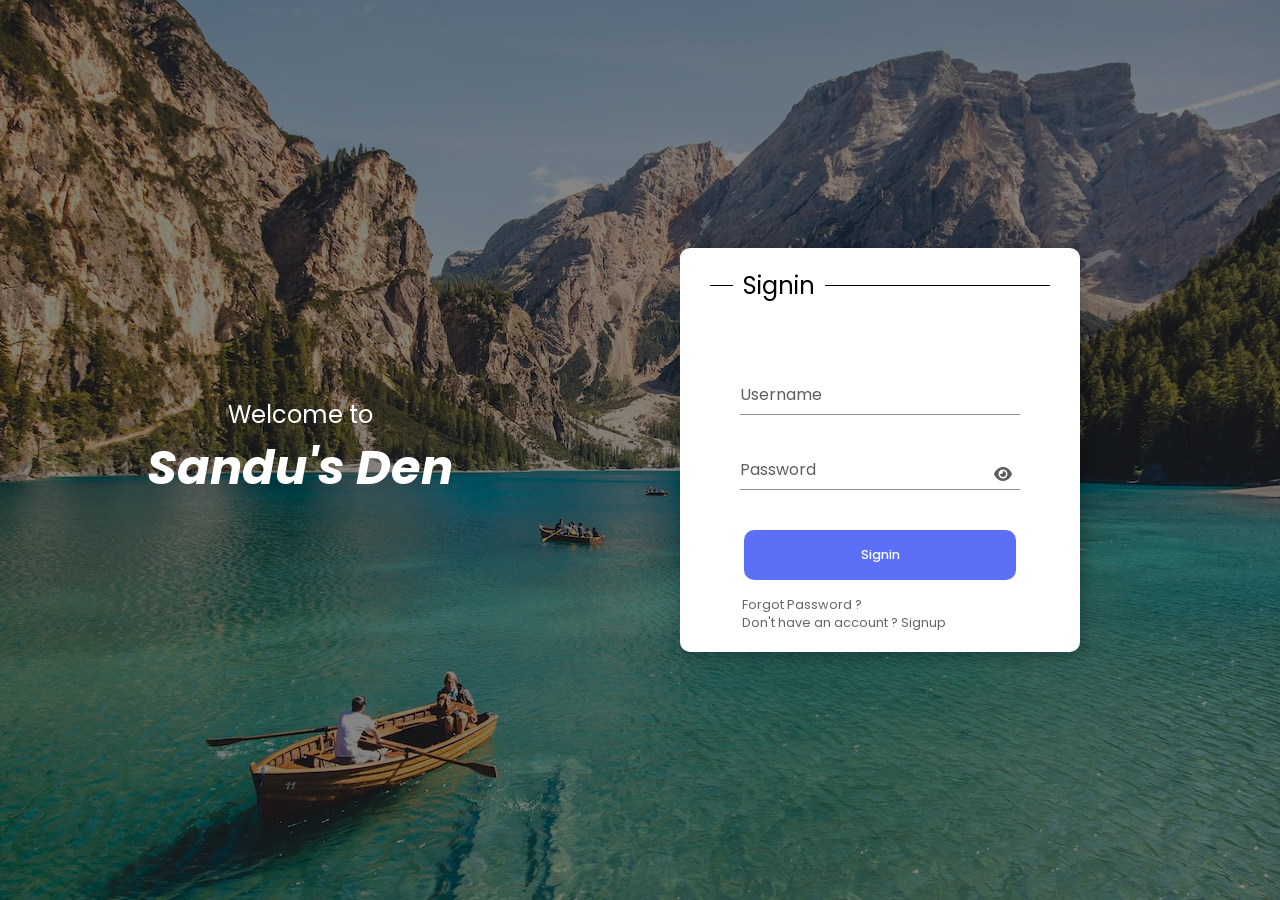
<file: 2211615_Sandu/index.html>
<!DOCTYPE html>
<html lang="en">

<head>
    <meta charset="UTF-8" />
    <meta http-equiv="X-UA-Compatible" content="IE=edge" />
    <meta name="viewport" content="width=device-width, initial-scale=1.0" />
    <title>Sandu's Den</title>

    <link rel="stylesheet" href="https://cdnjs.cloudflare.com/ajax/libs/font-awesome/6.1.1/css/all.min.css" />
    <link rel="stylesheet" href="./styles/styles.css" />
</head>

<body>
    <div class="container">
        <div class="left">
            Welcome to
            <h1>Sandu's Den</h1>
        </div>

        <div class="right">
            <div class="signup-container">
                <div class="top">
                    <div class="line line-1"></div>
                    <div class="title">Signin</div>
                    <div class="line line-2"></div>
                </div>

                <div id="error">Wrong Username or Password</div>

                <div class="profilePic">
                    <div class="round">
                        <div class="pic">
                            <img src="./img/My project.jpg" alt="avatar">
                        </div>
                    </div>
                </div>

                <form method="get" >
                    <ul class="signup-field">
                        <li>
                            <input id="username"  autocomplete="off" type="text" spellcheck="false" name="username" required />
                            <label for="inputs">Username </label>
                            <div class="input-line"></div>
                        </li>
                        <li>
                            <i class="fa-solid fa-eye pw-icon"></i>
                            <input type="password"  autocomplete="off" name="password" id="password" required />
                            <label for="inputs">Password</label>
                            <div class="input-line"></div>
                        </li>
                    </ul>
                    <input type="button" onclick="login()" value="Signin" class="signup-btn">
                </form>

                <div class="fPass">
                    <a href="#">Forgot Password ?</a>
                    <span>Don't have an account ? <a href="#">Signup</a></span>                                                                     
                </div>

            </div>
        </div>

    </div>

    <script src="./login.js"></script>
</body>

</html>
</file>
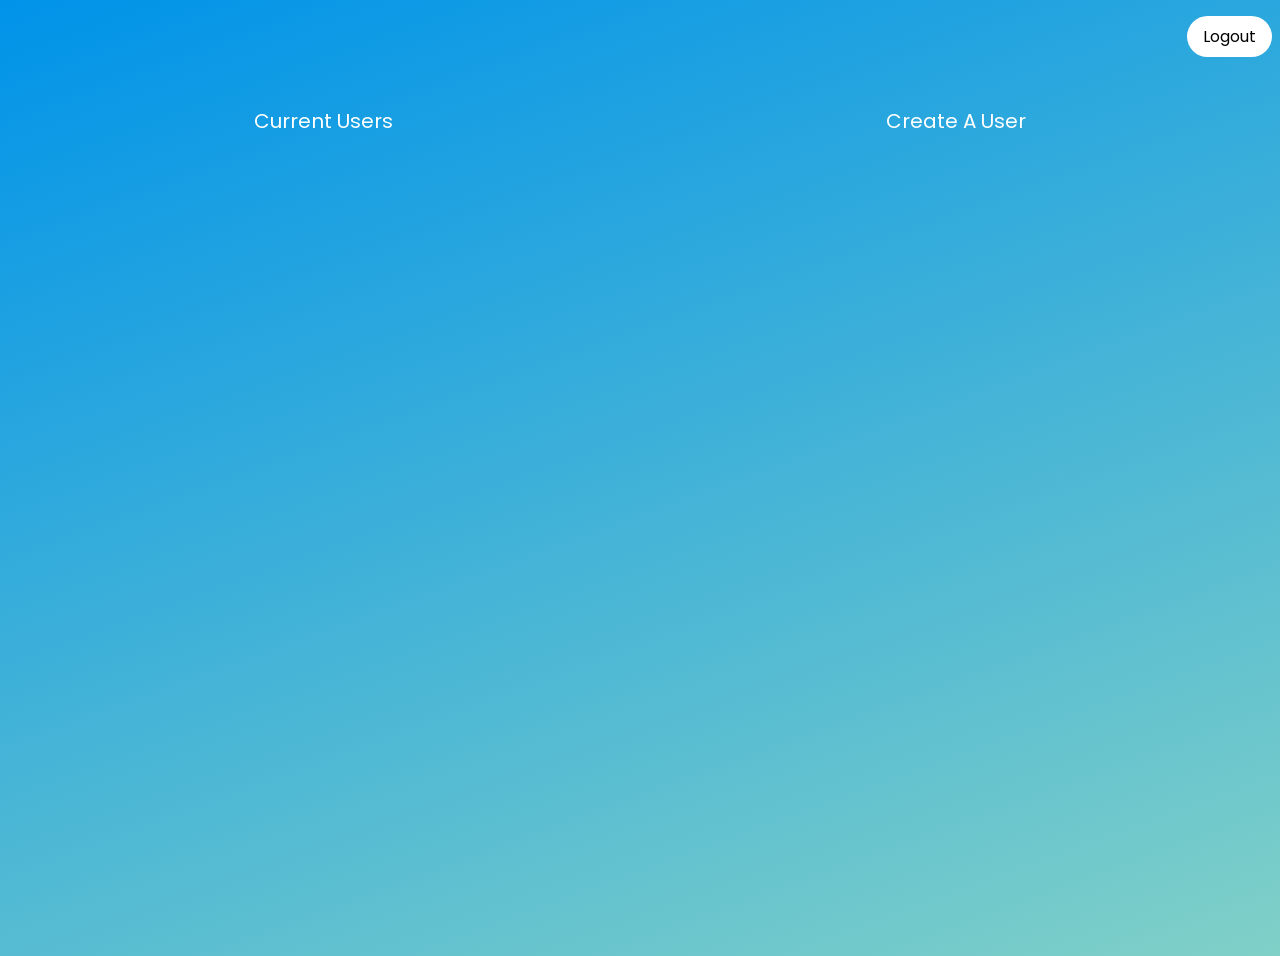
<file: 2211615_Sandu/homePage.html>
<!DOCTYPE html>
<html lang="en">
<head>
    <meta charset="UTF-8">
    <meta http-equiv="X-UA-Compatible" content="IE=edge">
    <meta name="viewport" content="width=device-width, initial-scale=1.0">
    <link rel="stylesheet" href="./styles/home.css">
    <title>Home | Sandu's Den</title>
    <link rel="stylesheet" href="https://cdnjs.cloudflare.com/ajax/libs/font-awesome/6.1.1/css/all.min.css" />

</head>
<body>
    <div class="logout" id="logout">
        <a href="./index.html" class="btn">Logout</a>
    </div>

    <div class="content">
        <div class="tabs">
            <span data-tab-value="#tab_1" >current users</span>
            <span data-tab-value="#tab_2">create a user</span>
        </div>
    
        <div class="tab-content">
            <div class="tabs__tab " id="tab_1"  data-tab-info >
                <div>
                    <h5>admin: test@gmail.com</h5>
                </div>
                <ul id="myUl"></ul>
            </div>  
    
        <div class="tabs__tab" id="tab_2" data-tab-info>
            <form id="register" class="input-group">
                <div> <input autocomplete="off" type="text" id="Nuser" class="input-field " placeholder="Username" required></div>
                <div>
                    <i class="fa-solid fa-eye pw-icon"></i>
                    <input autocomplete="off" type="password" id="Npass" class="input-field " placeholder="Password" required></div>
                <br>
                <div><input type="checkbox" id="checkB" class="check-box">
                    <label for="checkB">agree to terms </label>        </div>
                <div> <button  onclick="register(event)" class="submit-btn">register</button></div>   
            </form>
          
        </div>

    </div>



<script src="home.js"></script>
</body>
</html>
</file>
<file: 2211615_Sandu/styles/styles.css>
@import url('https://fonts.googleapis.com/css2?family=Poppins:wght@200;300;400;500;600;700;800&display=swap');
    * {
        padding: 0;
        font-family: "Poppins", sans-serif;
        margin: 0;
        box-sizing: border-box;
    }
    .left >*::selection,
    .left::selection{
        color: black;
        background: white;
    }
    
    body {
       
        background-image: url("../img/background.jpg");
        background-position: center;
        width: 100vw;
        min-height: 100vh;
        font-family: "Poppins";
    }
    
    .title {
        font-size: 1.5rem;
    }
    
    .container {
        min-width: 100vw;
        min-height: 100vh;
        background: rgba(0, 0, 0, 0.479);
        display: flex;
        justify-content: center;
        align-items: center;
    }
    
    .container>.left,
    .container>.right {
        flex: 1;
    }
    
    .right {
        margin-left: 5rem;
    }
    
    .left {
        width: 100%;
        height: 100vh;
        font-size: 1.5rem;
        display: flex;
        align-items: center;
        justify-content: center;
        color: white;
        flex-direction: column;
    }
    
    .left h1 {
        font-style: italic;
    }
    
    .signup-container {
        width: 400px;
        background: white;
        box-shadow: 3px 4px 15px rgba(0, 0, 0, 0.253);
        border-radius: 10px;
        padding: 20px 30px;
        height: fit-content;
        display: flex;
        flex-direction: column;
        justify-content: center;
        transition: all 0.5s ease-in-out;
    }
    
    .top {
        display: flex;
        align-items: center;
        margin-bottom: 1rem;
    }
    
    .top .line {
        background: black;
        height: 1px;
    }
    
    .line-1 {
        width: 10%;
        margin-right: 10px;
    }
    
    .line-2 {
        width: 100%;
        margin-left: 10px;
    }
    
    .signup-field {
        list-style: none;
    }
    
    .signup-field li {
        margin-bottom: 40px;
        position: relative;
        margin-inline: 30px;
    }
    
    input {
        border: none;
        width: 100%;
        border-bottom: 1px solid rgb(144, 144, 144);
        outline: none;
        font-size: 0.8rem;
        padding: 8px 0;
        color: rgb(28, 28, 28);
        font-weight: 500;
    }
    
    .signup-container .signup-btn {
        margin-inline: 10%;
        width: 80%;
        height: 50px;
        border-radius: 10px;
        border: none;
        background: rgb(91, 112, 246);
        color: white;
        cursor: pointer;
        transition: all 0.1s ease-in;
    }
    .signup-container.false > #error {
        scale: 1;
        margin-bottom: 2rem;
    }
    #error {
        text-align: center;
        color: red;
        scale: 0;
        transition: margin-bottom 0.2s ease;
    }
    #error::before{
        content: '*';
    }
    .signup-container .signup-btn:hover {
        background: rgb(73, 98, 255);
    }
    
    input:focus~label {
        transform: translateY(-20px);
        font-size: 0.7rem;
    }
    
    input:valid~label {
        transform: translateY(-20px);
        font-size: 0.7rem;
    }
    
    .signup-field li label {
        position: absolute;
        bottom: 8px;
        left: 0;
        pointer-events: none;
        transition: all 0.2s ease;
        color: rgb(94, 94, 94);
    }
    
    .input-line {
        position: absolute;
        height: 2px;
        width: 0%;
        bottom: 0;
        background: #654ea3;
        transition: all 0.8s ease;
    }
    
    input:focus~.input-line {
        width: 100%;
    }
    
    .login {
        display: flex;
        flex-wrap: nowrap;
        margin: 20px 20px 20px 0;
        justify-content: flex-end;
        font-size: 12px;
        color: rgb(147, 147, 147);
    }
    
    .login span a {
        text-decoration: none;
        color: rgb(59, 187, 114);
        font-weight: 600;
    }
    
    .signup-field>li>i {
        font-size: 16px;
        position: absolute;
        right: 8px;
        color: rgb(94, 94, 94);
        bottom: 8px;
        cursor: pointer;
    }
    
    .fPass {
        margin-left: 2rem;
        color: #666666;
        font-size: 0.8rem;
        margin-top: 1rem;
        display: flex;
        flex-direction: column;
    }
    
    .fPass>a ,
    .fPass>span >a {
        cursor: pointer;
        color: #666666;
        text-decoration: none;
        transition: color 0.25s ease;
    }
    
    .fPass>a:hover,
    .fPass>span >a:hover {
        color: rgb(112, 163, 112);
    }
    
     
    
    .round {
        width: 0;
        height: 0;
        background: #ccc;
        border-radius: 50%;
        margin: auto;
        position: relative;
        align-items: center;
        overflow: hidden;
        border: 2px solid #85858556;
        scale: 0;
        transition: all 0.25s cubic-bezier(.17,.67,.21,1.39) ;
    }
    
    .round.show {
        width: 5rem;
        height: 5rem;
        scale: 1;
    }
    
    .profilePic {
        width: 100%;
        margin-bottom: 2rem;
    }
    
    .pic {
        position: absolute;
        top: -15%;
        left: -35%;
    }
    
    .pic img {
        width: 8rem;
        height: 8rem;
        object-fit: contain;
    }
</file>
<file: 2211615_Sandu/styles/home.css>
@import url('https://fonts.googleapis.com/css2?family=Poppins:wght@200;300;400;500;600;700;800&display=swap');   

*{
    font-family: "Poppins", sans-serif;
}


body{
    min-height: 100vh ;
    background-color: #0093E9;
    background-image: linear-gradient(160deg, #0093E9 0%, #80D0C7 100%);
    position: relative;
}

.container{
    position: relative;
    text-align: center;
    display: flex;
    justify-content: center;
    align-items: center;
}
.login-text{
    position: absolute;
    top: 50%;
    left: 50%;
    transform:translate(-50%, -50%) ;
    -webkit-transform:translate(-50%, -50%) ;
    -moz-transform:translate(-50%, -50%) ;
    -ms-transform:translate(-50%, -50%) ;
    -o-transform:translate(-50%, -50%) ;
  
}
.login-image{
    opacity:0.85;
    width: 30%;
    border-radius: 8px;
    -webkit-border-radius: 8px;
    -moz-border-radius: 8px;
    -ms-border-radius: 8px;
    -o-border-radius: 8px;
}

[data-tab-info] {
    display: none;
}
  
.active[data-tab-info] {
    display: block;
}
  
.tab-content {
    font-size: 30px;
    font-family: sans-serif;
    font-weight: none;
}
  
.tabs {
    font-size: 20px;
    color: rgb(255, 255, 255);
    display: flex;
}
  
.tabs span {
    margin-inline: auto;
    padding: 10px;
    text-transform: capitalize;
}
  
.tabs span:hover {
    cursor: pointer;
}

.content {
    width: 100%;
    height: max-content;
    padding-top:3rem;
    margin-top: 3rem;
    transition: 0.5s ease;
}
.rImage{
    width: 80%;
    height: 65vh;
    display: block;
    margin-left: auto;
    margin-right: auto;
    border-radius: 10px;
    -webkit-border-radius: 10px;
    -moz-border-radius: 10px;
    -ms-border-radius: 10px;
    -o-border-radius: 10px;
    opacity: 0.95;
}
.btn{
    position: absolute;
    cursor: pointer;
    padding: 0.5rem 1rem ;
    background: #fff;
    color: black;
    top: -2rem;
    text-decoration: none;
    right: 0;
    border-radius: 2rem;
    transition: all 0.25s ease;
}
.btn:hover {
    padding: 0.5rem 2rem;
}
.btn:active{
    transform: scale(1.1);
    background: #eeeeee;
}

/* testing */

input{
    outline: none;
}

.tabs__tab{
    width: 30rem;
    border-radius: 10px;
    background: #fff;
}

.tab-content{
    width: 100%;
    height: 70vh;
    display: flex;
    justify-content: center;
    align-items: center;
}

.tab-content h5{
    text-align: center;
}

form{
    height: 20rem;
    display: flex;
    flex-direction: column;
    align-items: center;
    justify-content: center;
}

form p{
    font-size: 16px;
}

form div:nth-child(1) input, form div:nth-child(2) input{
    width: 14rem;
    height: 2rem;
    padding-left: 10px;
    border: none;
}

form div:nth-child(1) input{
    box-shadow: 0px 18px 90px 20px rgba(168,215,247,0.62);    
}

.submit-btn {
    border-radius: 6px;
    border: none;
    font-size: 16px;
    width: 14rem;
    height: 2rem;
    text-decoration: none;
    background: #3cb0fd;
    color: #fff;
    transition: 0.3s; 
    cursor: pointer; 
}

.submit-btn:hover {
    background: #3cb0fd;
    text-decoration: none;
    font-size: 15px; 
    transition: 0.3s; 
    box-shadow: 0px 4px 30px 5px rgba(168,215,247,0.62);    
}
label{
    cursor: pointer;
    font-size: 1rem;
}
label,
input,
button{
    text-transform: capitalize;
}
#register > div {
    position: relative;
}
.pw-icon {
    font-size: 16px;
    position: absolute;
    right: 8px;
    color: rgb(94, 94, 94);
    bottom: 8px;
    cursor: pointer;
}

#checkB ~ label {
    user-select: none;
}

#myUl {
    list-style: none;
    display: flex;
    flex-direction: column;
    align-items: center;
    justify-content: center;
    padding-left: 0;
}

#myUl >li {
    margin: auto;
}
</file>
